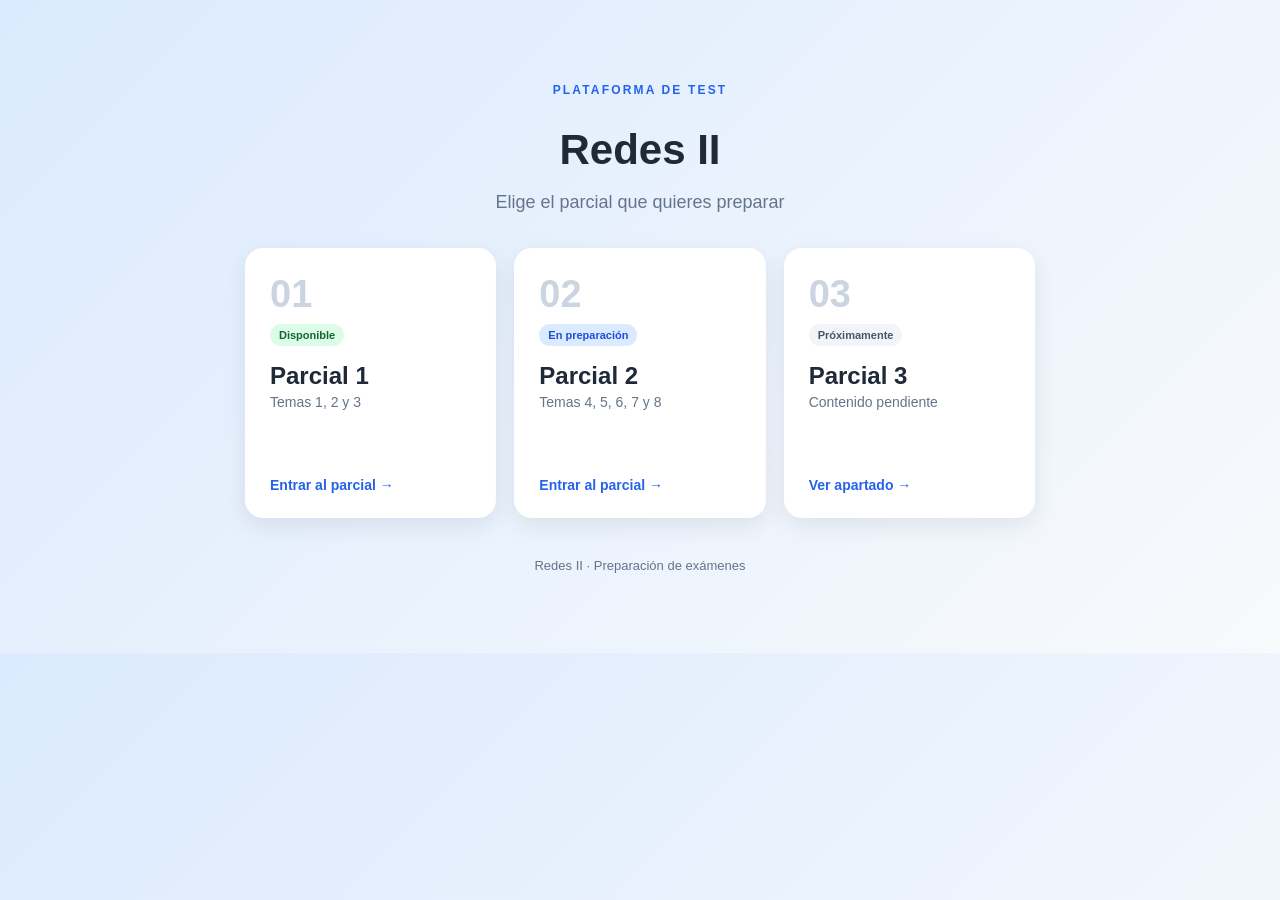
<file: index.html>
<!DOCTYPE html>
<html lang="es"><head><meta charset="UTF-8"><meta name="viewport" content="width=device-width,initial-scale=1"><title>Redes II — Seleccionar parcial</title><link rel="stylesheet" href="styles.css"></head>
<body><main class="container"><header class="header"><span class="eyebrow">PLATAFORMA DE TEST</span><h1>Redes II</h1><p>Elige el parcial que quieres preparar</p></header>
<section class="partial-grid" aria-label="Parciales">
<a class="partial-card" href="parcial.html?parcial=1"><span class="partial-number">01</span><span class="status ready">Disponible</span><h2>Parcial 1</h2><p>Temas 1, 2 y 3</p><span class="card-action">Entrar al parcial →</span></a>
<a class="partial-card" href="parcial.html?parcial=2"><span class="partial-number">02</span><span class="status building">En preparación</span><h2>Parcial 2</h2><p>Temas 4, 5, 6, 7 y 8</p><span class="card-action">Entrar al parcial →</span></a>
<a class="partial-card" href="parcial.html?parcial=3"><span class="partial-number">03</span><span class="status future">Próximamente</span><h2>Parcial 3</h2><p>Contenido pendiente</p><span class="card-action">Ver apartado →</span></a>
</section><footer class="site-footer">Redes II · Preparación de exámenes</footer></main></body></html>
</file>
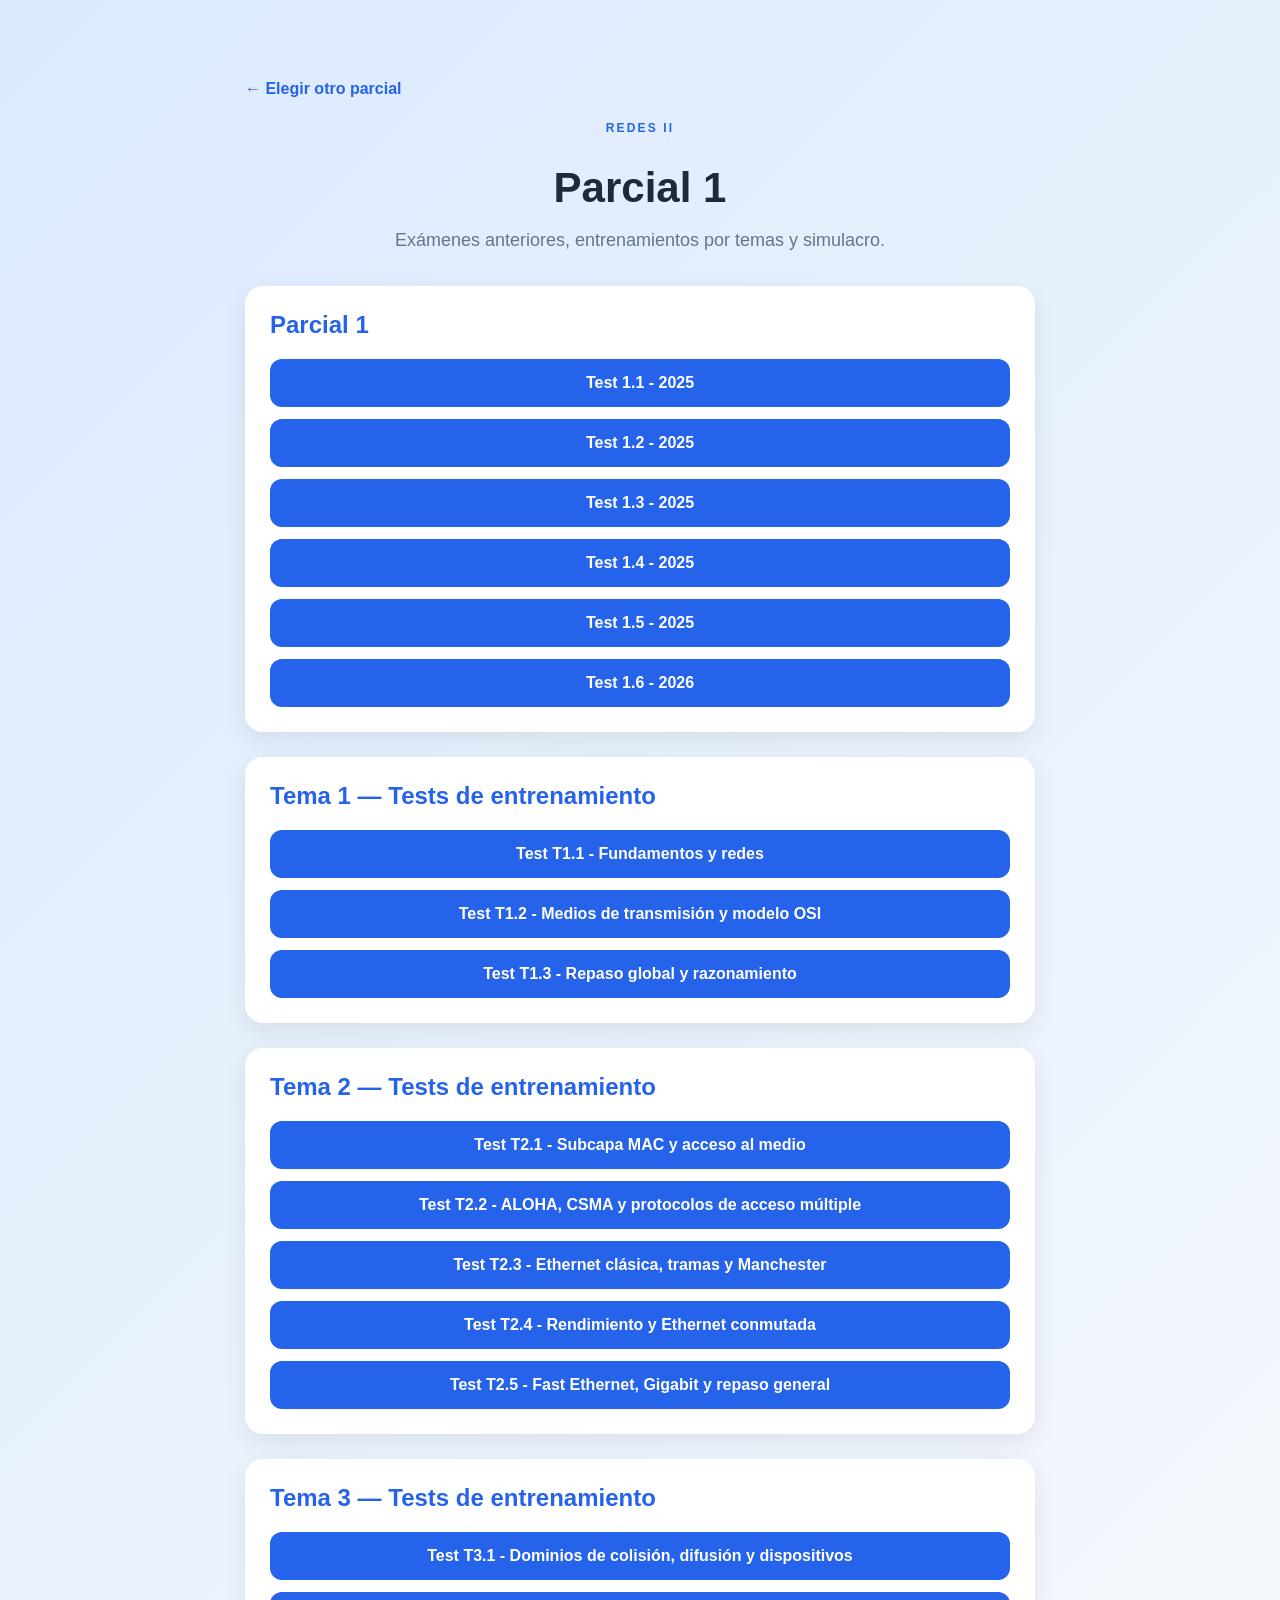
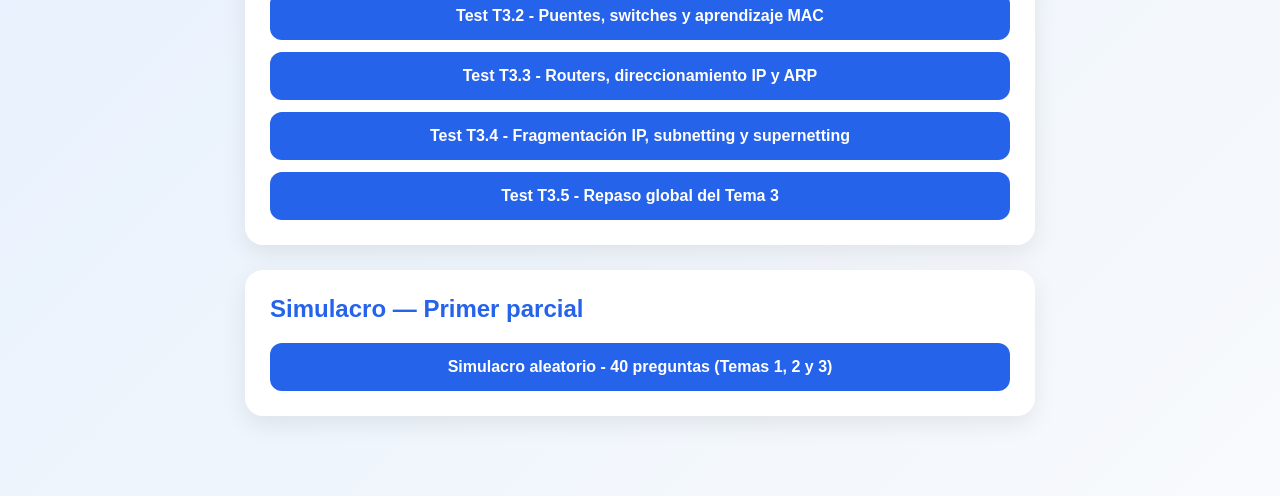
<file: parcial.html>
<!DOCTYPE html>
<html lang="es"><head><meta charset="UTF-8"><meta name="viewport" content="width=device-width,initial-scale=1"><title>Redes II — Parcial</title><link rel="stylesheet" href="styles.css"></head><body><main class="container">
<a class="back-link" href="index.html">← Elegir otro parcial</a><header class="header"><span class="eyebrow">REDES II</span><h1 id="partialTitle">Parcial</h1><p id="partialDescription"></p></header><section id="menu" class="menu"></section></main>
<script src="data/parcial1/parcial1.js"></script><script src="data/parcial1/tema1.js"></script><script src="data/parcial1/tema2.js"></script><script src="data/parcial1/tema3.js"></script><script src="data/parcial1/simulacro.js"></script><script src="data/parcial2/examenes/examen2025.js"></script><script src="data/parcial2/examenes/examenAntiguoA.js"></script><script src="data/parcial2/examenes/examenAntiguoB.js"></script><script src="data/parcial2/parcial2.js"></script><script src="data/parcial2/temas/tema4.js"></script><script src="data/parcial2/temas/tema5.js"></script><script src="data/parcial2/temas/tema6.js"></script><script src="data/parcial2/temas/tema7.js"></script><script src="data/parcial2/temas/tema8.js"></script><script src="data/parcial2/simulacro2.js"></script><script src="preguntas.js"></script>
<script>
const partial = new URLSearchParams(location.search).get('parcial') || '1';
const settings = {
 '1': {title:'Parcial 1', description:'Exámenes anteriores, entrenamientos por temas y simulacro.', ids:['parcial1','tema1','tema2','tema3','simulacro']},
 '2': {title:'Parcial 2', description:'Temas 4, 5, 6, 7 y 8 · Estamos preparando los test.', ids:['parcial2','tema4','tema5','tema6','tema7','tema8','simulacro2']},
 '3': {title:'Parcial 3', description:'Apartado reservado para el próximo parcial.', ids:[]}
};
const config = settings[partial];
if (!config) { location.replace('index.html'); } else {
 document.title = 'Redes II — ' + config.title;
 document.getElementById('partialTitle').textContent = config.title;
 document.getElementById('partialDescription').textContent = config.description;
 const menu = document.getElementById('menu');
 const blocks = bancoPreguntas.filter(t => config.ids.includes(t.id));
 blocks.forEach(tema => {
   const card=document.createElement('div'); card.className='tema-card';
   const title=document.createElement('h2'); title.textContent=tema.tema; card.appendChild(title);
   tema.tests.forEach(test=>{
     const link=document.createElement('a'); link.className='test-link'; link.textContent=test.nombre;
     link.href=`test.html?parcial=${partial}&tema=${encodeURIComponent(tema.id)}&test=${encodeURIComponent(test.id)}`;
     card.appendChild(link);
   }); menu.appendChild(card);
 });
 if (!blocks.length || blocks.every(b=>!b.tests.length)) {
   const empty=document.createElement('div');empty.className='tema-card empty-state';
   const h=document.createElement('h2');h.textContent=partial==='3'?'Próximamente':'Preparando los test';
   const t=document.createElement('p');t.textContent=partial==='3'?'Este apartado ya está reservado. Lo activaremos cuando llegue el tercer parcial.':'La estructura está lista para añadir los exámenes y los entrenamientos de los temas 4 a 8.';
   empty.append(h,t);menu.appendChild(empty);
 }
}
</script></body></html>
</file>
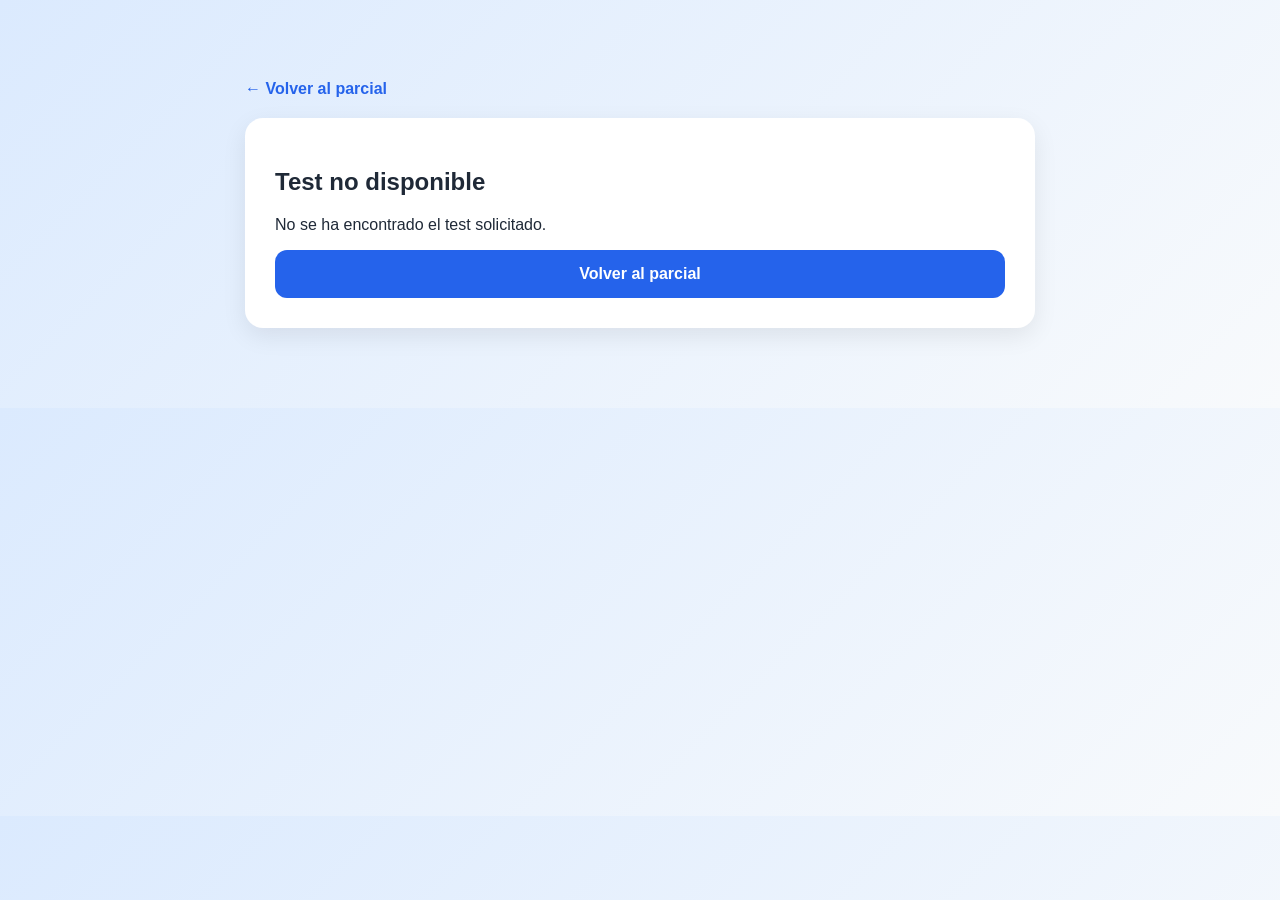
<file: test.html>
<!DOCTYPE html>
<html lang="es">
<head>
  <meta charset="UTF-8">
  <meta name="viewport" content="width=device-width,initial-scale=1">
  <title>Test</title>
  <link rel="stylesheet" href="styles.css">
</head>
<body>

  <main class="container">
    <a href="parcial.html?parcial=1" class="back-link" id="backToPartial">← Volver al parcial</a>

    <section id="quiz">
      <h1 id="testTitle"></h1>
      <p id="progress"></p>

      <h2 id="question"></h2>

      <div id="answers" class="answers"></div>

      <button id="nextBtn" class="next-btn">Siguiente</button>
    </section>

    <section id="result" class="hidden result-card">
      <h1>Resultado final</h1>
      <p id="score"></p>

      <button onclick="restartQuiz()" class="next-btn">Reintentar</button>
      <a href="parcial.html?parcial=1" class="test-link" id="resultBackToPartial">Volver al parcial</a>
    </section>
  </main>

  <script src="data/parcial1/parcial1.js"></script>
  <script src="data/parcial1/tema1.js"></script>
  <script src="data/parcial1/tema2.js"></script>
  <script src="data/parcial1/tema3.js"></script>
  <script src="data/parcial1/simulacro.js"></script>
  <script src="data/parcial2/examenes/examen2025.js"></script><script src="data/parcial2/examenes/examenAntiguoA.js"></script><script src="data/parcial2/examenes/examenAntiguoB.js"></script><script src="data/parcial2/parcial2.js"></script><script src="data/parcial2/temas/tema4.js"></script><script src="data/parcial2/temas/tema5.js"></script><script src="data/parcial2/temas/tema6.js"></script><script src="data/parcial2/temas/tema7.js"></script><script src="data/parcial2/temas/tema8.js"></script><script src="data/parcial2/simulacro2.js"></script>
  <script src="preguntas.js"></script>
  <script src="script.js"></script>
</body>
</html>
</file>
<file: styles.css>
* {
    box-sizing: border-box;
  }
  
  body {
    margin: 0;
    font-family: Arial, sans-serif;
    background: linear-gradient(135deg, #dbeafe, #f8fafc);
    color: #1f2937;
  }
  
  .container {
    max-width: 850px;
    margin: 50px auto;
    padding: 30px;
  }
  
  .header {
    text-align: center;
    margin-bottom: 35px;
  }
  
  .header h1 {
    font-size: 42px;
    margin-bottom: 10px;
  }
  
  .header p {
    color: #64748b;
    font-size: 18px;
  }
  
  .menu {
    display: grid;
    gap: 25px;
  }
  
  .tema-card {
    background: white;
    padding: 25px;
    border-radius: 18px;
    box-shadow: 0 8px 25px rgba(0,0,0,0.08);
  }
  
  .tema-card h2 {
    margin-top: 0;
    color: #2563eb;
  }
  
  .test-link {
    display: block;
    text-decoration: none;
    text-align: center;
    margin-top: 12px;
    padding: 15px;
    background: #2563eb;
    color: white;
    border-radius: 12px;
    font-weight: bold;
  }
  
  .test-link:hover {
    background: #1d4ed8;
  }
  
  #quiz,
  .result-card {
    background: white;
    padding: 30px;
    border-radius: 18px;
    box-shadow: 0 8px 25px rgba(0,0,0,0.08);
  }
  
  #testTitle {
    color: #2563eb;
  }
  
  #progress {
    color: #64748b;
    font-weight: bold;
  }
  
  .answers {
    display: flex;
    flex-direction: column;
    gap: 14px;
    margin-top: 25px;
  }
  
  .answer-btn {
    padding: 16px;
    border: 2px solid #d1d5db;
    border-radius: 12px;
    background: white;
    cursor: pointer;
    font-size: 16px;
    text-align: left;
  }
  
  .answer-btn:hover {
    background: #eff6ff;
    border-color: #2563eb;
  }
  
  .correct {
    background: #dcfce7;
    border-color: #22c55e;
  }
  
  .incorrect {
    background: #fee2e2;
    border-color: #ef4444;
  }
  
  .next-btn {
    width: 100%;
    margin-top: 25px;
    padding: 15px;
    border: none;
    background: #111827;
    color: white;
    border-radius: 12px;
    font-size: 16px;
    cursor: pointer;
  }
  
  .next-btn:hover {
    background: #374151;
  }
  
  .back-link {
    display: inline-block;
    margin-bottom: 20px;
    color: #2563eb;
    text-decoration: none;
    font-weight: bold;
  }
  
  .hidden {
    display: none;
  }

  .selected {
    background: #dbeafe;
    border-color: #2563eb;
    font-weight: bold;
  }
  
  .review-container {
    margin-top: 30px;
  }
  
  .review-question {
    background: #f8fafc;
    padding: 20px;
    border-radius: 14px;
    margin-bottom: 20px;
    border: 1px solid #e5e7eb;
  }
  
  .review-question h3 {
    margin-top: 0;
    font-size: 18px;
  }
  
  .review-answer {
    padding: 12px;
    border-radius: 10px;
    margin-top: 8px;
    border: 1px solid #d1d5db;
    background: white;
  }
  
  .review-answer.correct {
    background: #dcfce7;
    border-color: #22c55e;
  }
  
  .review-answer.incorrect {
    background: #fee2e2;
    border-color: #ef4444;
  }
/* Navegación v2: estilos añadidos sin alterar el motor de test */
.eyebrow {font-size:12px;letter-spacing:.18em;font-weight:800;color:#2563eb}
.partial-grid {display:grid;grid-template-columns:repeat(3,minmax(0,1fr));gap:18px}
.partial-card {display:flex;flex-direction:column;align-items:flex-start;min-height:270px;padding:25px;border-radius:18px;background:#fff;text-decoration:none;color:#1f2937;box-shadow:0 8px 25px rgba(0,0,0,.08);transition:transform .15s,box-shadow .15s}
.partial-card:hover {transform:translateY(-4px);box-shadow:0 12px 28px rgba(0,0,0,.12)}
.partial-number {font-size:38px;font-weight:800;color:#cbd5e1}
.partial-card h2 {font-size:24px;margin:16px 0 4px}
.partial-card p {font-size:14px;color:#64748b;margin:0}
.status {font-size:11px;border-radius:99px;padding:5px 9px;font-weight:700;margin-top:8px}
.status.ready {background:#dcfce7;color:#166534}
.status.building {background:#dbeafe;color:#1d4ed8}
.status.future {background:#f1f5f9;color:#475569}
.card-action {margin-top:auto;padding-top:24px;font-size:14px;font-weight:700;color:#2563eb}
.empty-state {text-align:center;color:#64748b}
.empty-state h2 {color:#1f2937}
.site-footer {text-align:center;margin-top:40px;color:#64748b;font-size:13px}
@media(max-width:720px){.container{margin:15px auto;padding:18px}.header h1{font-size:34px}.partial-grid{grid-template-columns:1fr}.partial-card{min-height:185px}.partial-card h2{margin-top:8px}.tema-card,#quiz,.result-card{padding:20px}}
</file>
